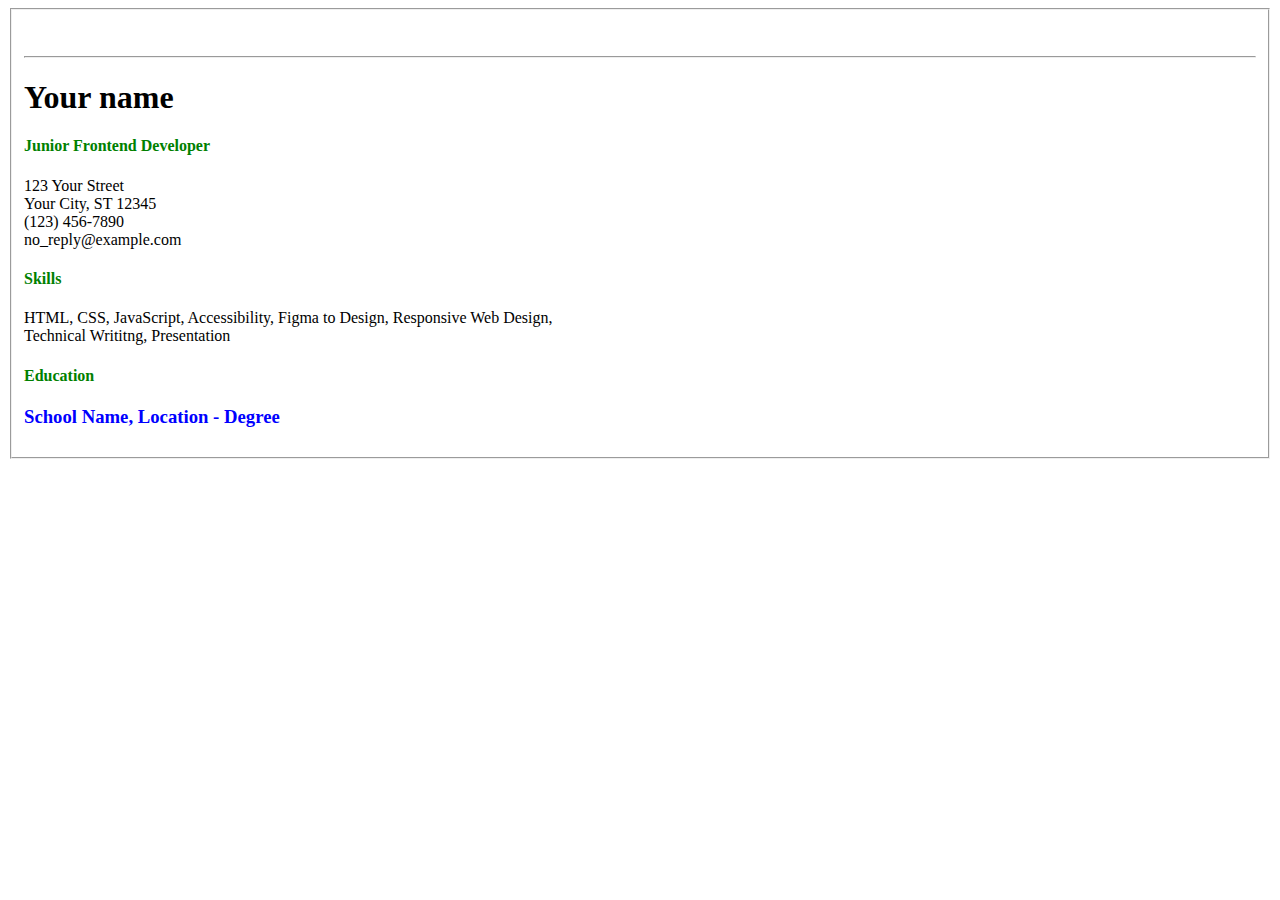
<file: Proyectos nivel principiante/index.html>
<!DOCTYPE html>
<html lang="es">
<head>
    <meta charset="UTF-8">
    <meta name="viewport" content="width=device-width, initial-scale=1.0">
    <title>CV</title>
    <!---Google Fontos-->
    <link href="https://fonts.googleapis.com/css2?family=Zalando+Sans:ital,wght@0,200..900;1,200..900&display=swap" rel="stylesheet">
    <style>
        /* Todos los h3 con ID serán verdes */
        h4[id] {
            color: green;
        }
        h3[id] {
            color: blue;
        }
    </style>
</head>
<body>
    <fieldset>
        <div style="margin-top: 40px;"></div>
        <div style="margin-bottom: 40px"></div>
        <div style="margin-left: 40px; margin-right: 40px"></div>
    <hr>
    <h1>Your name</h1>
    <h4 id="junior Frontend Developer">Junior Frontend Developer</h4>
    <p>
        123 Your Street<br>
        Your City, ST 12345<br>
        (123) 456-7890<br>
        no_reply@example.com
    </p>
    <h4 id="skills">Skills</h4>
    <p>
        HTML, CSS, JavaScript, Accessibility, Figma to Design, Responsive Web Design,<br>
        Technical Writitng, Presentation
    </p>
    <h4 id="education">Education</h4>
    <h3 id="school">School Name, Location - Degree</h3>
    <p>
    
    </p>
    </fieldset>
</body>
</html>
</file>
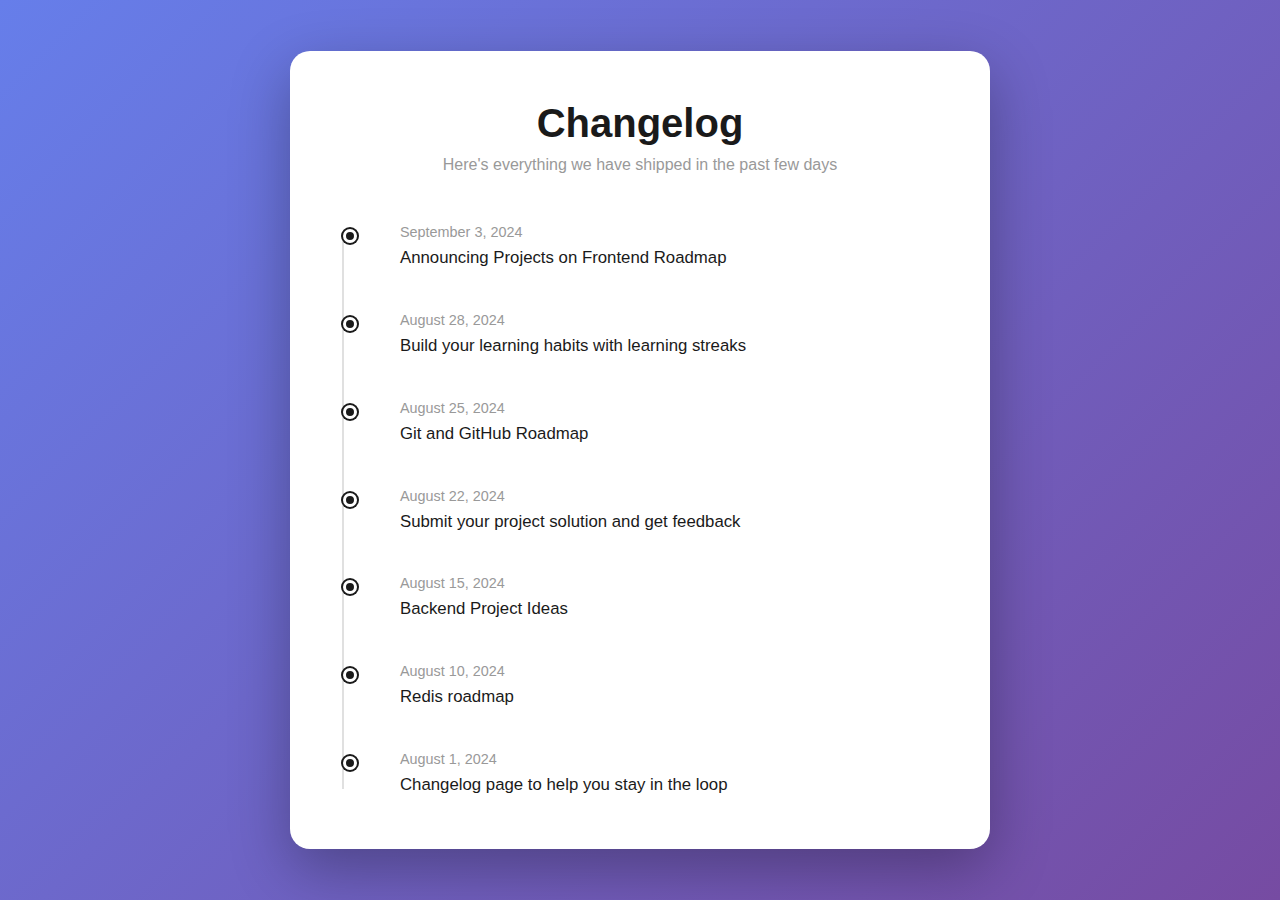
<file: Proyectos nivel principiante/changelog-component/index.html>
<!DOCTYPE html>
<html lang="es">
<head>
    <meta charset="UTF-8">
    <meta name="viewport" content="width=device-width, initial-scale=1.0">
    <title>Changelog Component</title>
    <link rel="stylesheet" href="styles.css">
</head>
<body>
    <div class="changelog-container">
        <div class="changelog-header">
            <h1>Changelog</h1>
            <p>Here's everything we have shipped in the past few days</p>
        </div>
  
        <div class="timeline">
            <div class="timeline-item">
                <div class="timeline-dot"></div>
                <span class="timeline-date">September 3, 2024</span>
                <div class="timeline-content">Announcing Projects on Frontend Roadmap</div>
            </div>

            <div class="timeline-item">
                <div class="timeline-dot"></div>
                <span class="timeline-date">August 28, 2024</span>
                <div class="timeline-content">Build your learning habits with learning streaks</div>
            </div>

            <div class="timeline-item">
                <div class="timeline-dot"></div>
                <span class="timeline-date">August 25, 2024</span>
                <div class="timeline-content">Git and GitHub Roadmap</div>
            </div>

            <div class="timeline-item">
                <div class="timeline-dot"></div>
                <span class="timeline-date">August 22, 2024</span>
                <div class="timeline-content">Submit your project solution and get feedback</div>
            </div>

            <div class="timeline-item">
                <div class="timeline-dot"></div>
                <span class="timeline-date">August 15, 2024</span>
                <div class="timeline-content">Backend Project Ideas</div>
            </div>

            <div class="timeline-item">
                <div class="timeline-dot"></div>
                <span class="timeline-date">August 10, 2024</span>
                <div class="timeline-content">Redis roadmap</div>
            </div>

            <div class="timeline-item">
                <div class="timeline-dot"></div>
                <span class="timeline-date">August 1, 2024</span>
                <div class="timeline-content">Changelog page to help you stay in the loop</div>
            </div>
        </div>
    </div>
</body>
</html>
</file>
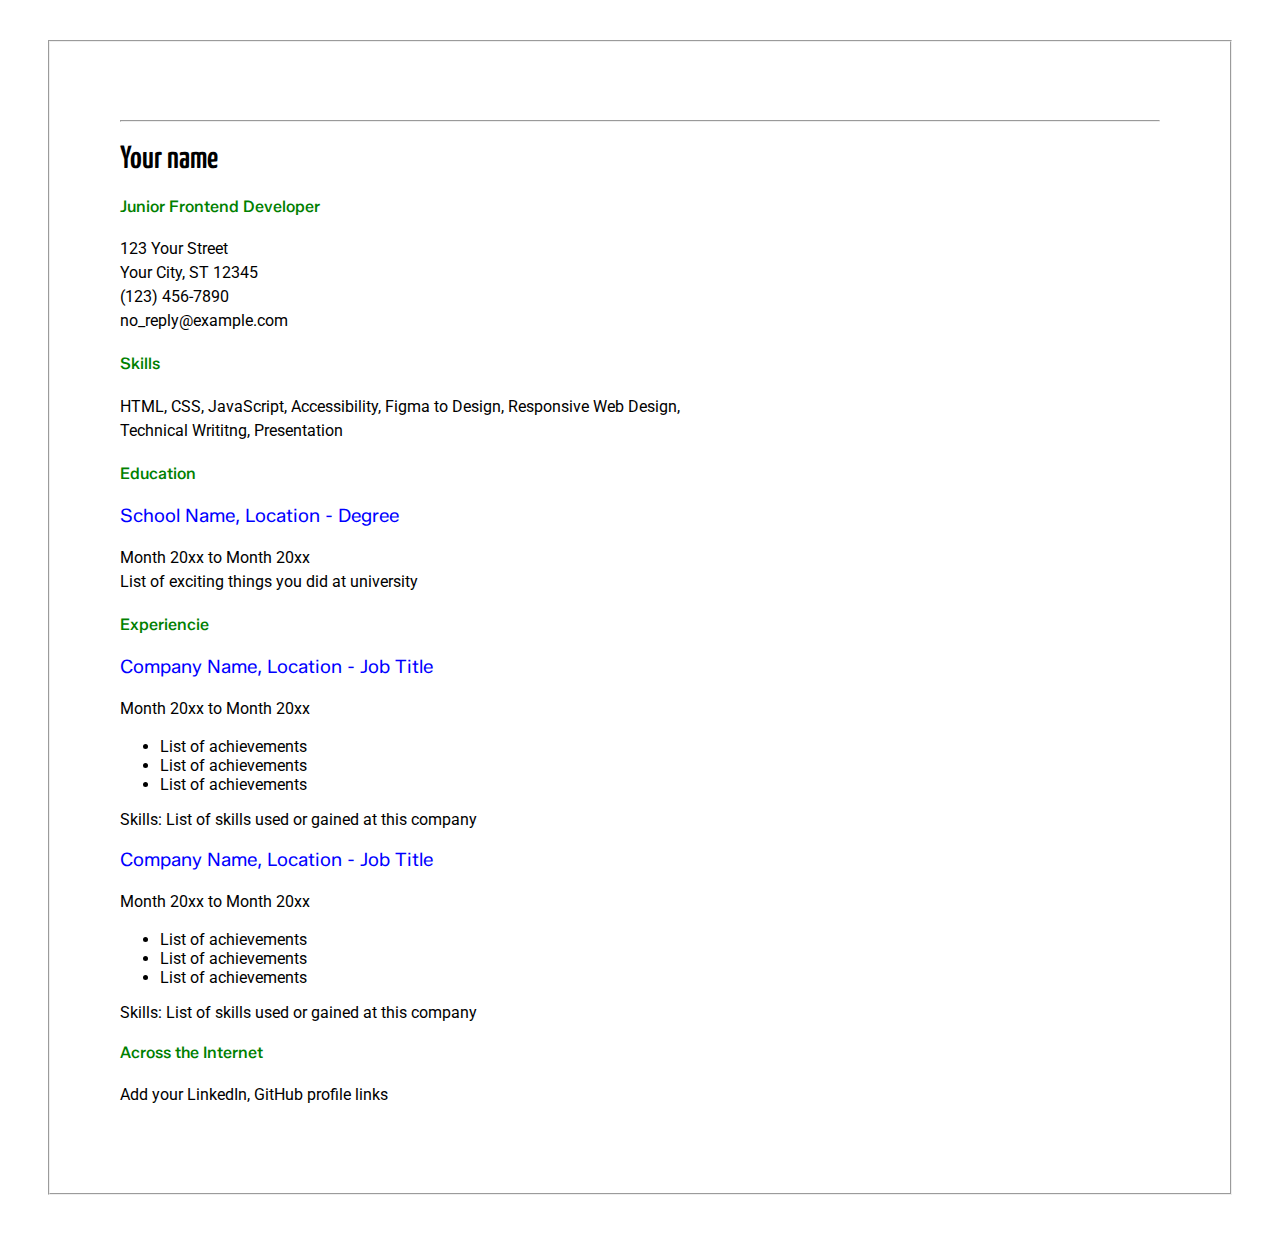
<file: Proyectos nivel principiante/single-page-cv/index.html>
<!DOCTYPE html>
<html lang="es">
<head>
    <meta charset="UTF-8">
    <meta name="viewport" content="width=device-width, initial-scale=1.0">
    <title>CV</title>
    <!---Google Fonts-->
    <link href="https://fonts.googleapis.com/css2?family=Roboto:ital,wght@0,100..900;1,100..900&family=Yanone+Kaffeesatz:wght@200..700&family=Zalando+Sans:ital,wght@0,200..900;1,200..900&display=swap" rel="stylesheet">
    <style>
        /* Fuente para toda la página */
        body {
            font-family: 'Roboto', Arial, sans-serif;
        }
        
        /* Fuente específica para títulos principales */
        h1 {
            font-family: 'Yanone Kaffeesatz', Arial, sans-serif;
            font-weight: 600;
        }
        
        /* Fuente para subtítulos h4 */
        h4[id] {
            color: green;
            font-family: 'Zalando Sans', Arial, sans-serif;
            font-weight: 500;
        }
        
        /* Fuente para subtítulos h3 */
        h3[id] {
            color: blue;
            font-family: 'Zalando Sans', Arial, sans-serif;
            font-weight: 400;
        }
        
        /* Fuente para párrafos */
        p {
            font-family: 'Roboto', Arial, sans-serif;
            line-height: 1.5;
        }
        
        /* Fuente para listas */
        ul, li {
            font-family: 'Roboto', Arial, sans-serif;
        }
        
        /* Márgenes para el fieldset */
        fieldset {
            margin: 40px;
            padding: 70px;
        }
    </style>
</head>
<body>
    <fieldset>
    <hr>
    <h1>Your name</h1>
    <h4 id="junior Frontend Developer">Junior Frontend Developer</h4>
    <p>
        123 Your Street<br>
        Your City, ST 12345<br>
        (123) 456-7890<br>
        no_reply@example.com
    </p>
    <h4 id="skills">Skills</h4>
    <p>
        HTML, CSS, JavaScript, Accessibility, Figma to Design, Responsive Web Design,<br>
        Technical Writitng, Presentation
    </p>
    <h4 id="education">Education</h4>
    <h3 id="school">School Name, Location - Degree</h3>
    <p>
        Month 20xx to Month 20xx<br>
        List of exciting things you did at university
    </p>
    <h4 id="experience">Experiencie</h4>
    <h3 id="company1">Company Name, Location - Job Title</h3>
    <p>
        Month 20xx to Month 20xx
        <ul>
            <li>List of achievements</li>
            <li>List of achievements</li>
            <li>List of achievements</li>
        </ul>
        Skills: List of skills used or gained at this company
    </p>
    <h3 id="company2">Company Name, Location - Job Title</h3>
    <p>
        Month 20xx to Month 20xx
        <ul>
            <li>List of achievements</li>
            <li>List of achievements</li>
            <li>List of achievements</li>
        </ul>
        Skills: List of skills used or gained at this company
    </p>
    <h4 id="Across">Across the Internet</h4>
    <p>Add your LinkedIn, GitHub profile links</p>
    </fieldset>
</body>
</html>
</file>
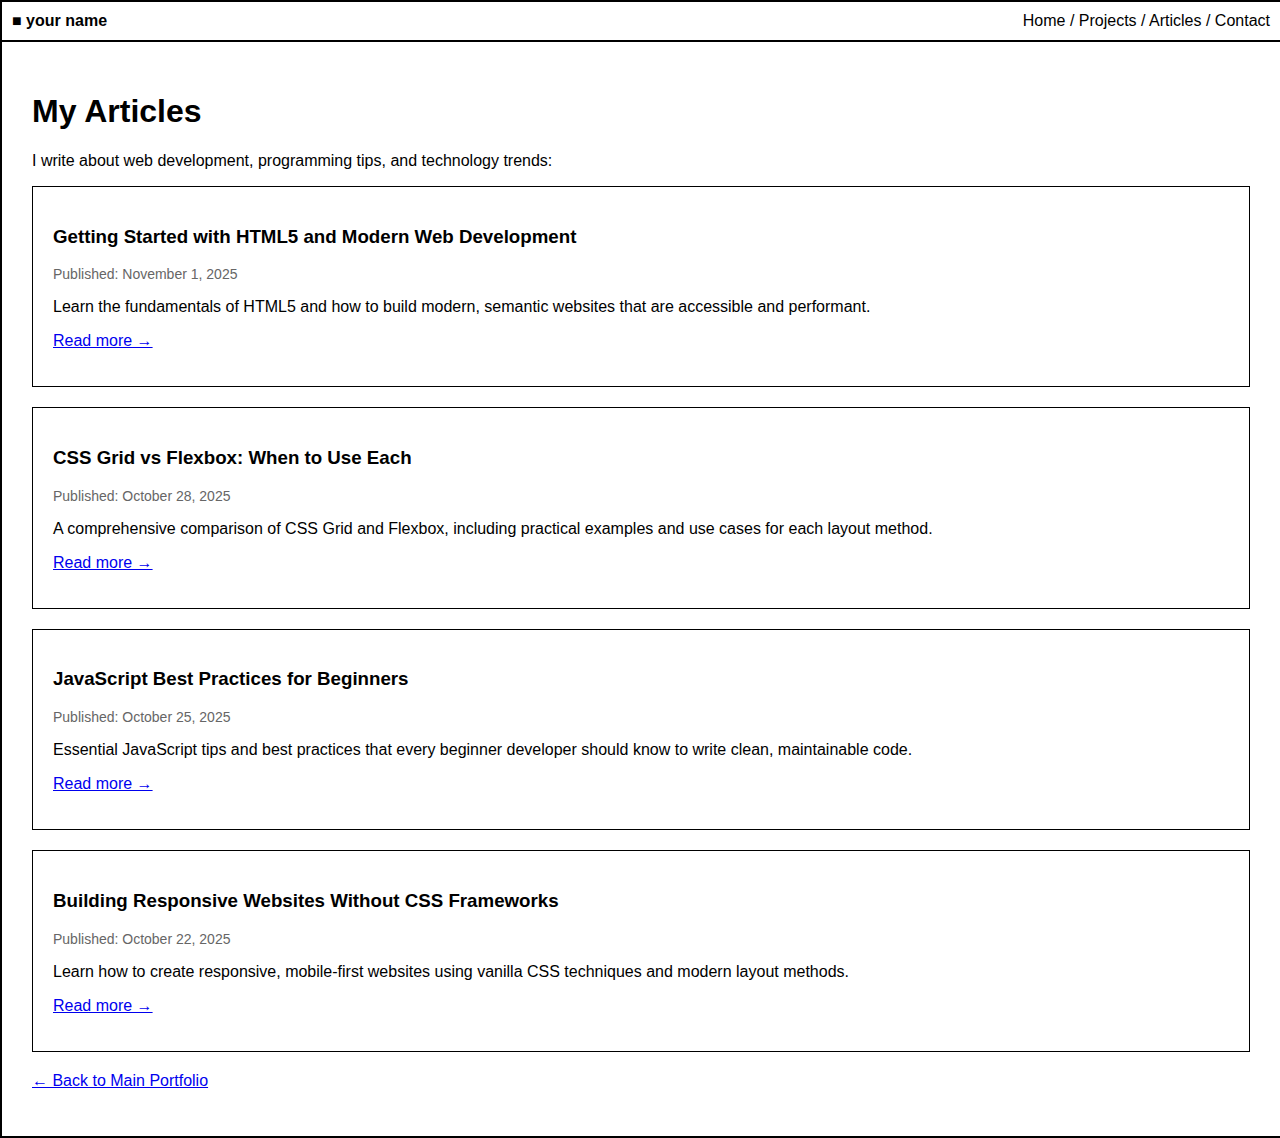
<file: Proyectos nivel principiante/basic-html-webtsite/articles.html>
<!DOCTYPE html>
<html lang="es">
<head>
    <meta charset="UTF-8">
    <meta name="viewport" content="width=device-width, initial-scale=1.0">
    <title>Articles - Frontend Developer Portfolio</title>
    <style>
        body {
            margin: 0;
            padding: 0;
            font-family: Arial, sans-serif;
        }
        
        .container {
            width: 100%;
            border: 1px solid black;
        }
        
        .header {
            display: flex;
            justify-content: space-between;
            align-items: center;
            padding: 10px;
            border: 1px solid black;
        }
        
        .nav-links a {
            text-decoration: none;
            color: black;
        }
        
        .content {
            padding: 30px;
            border: 1px solid black;
        }
        
        .article {
            border: 1px solid black;
            padding: 20px;
            margin-bottom: 20px;
        }
        
        .article-date {
            color: #666;
            font-size: 14px;
        }
    </style>
</head>
<body>
    <div class="container">
        <div class="header">
            <div>
                <strong>■ your name</strong>
            </div>
            <div class="nav-links">
                <a href="home.html">Home</a> / 
                <a href="projects.html">Projects</a> / 
                <a href="articles.html">Articles</a> / 
                <a href="contact.html">Contact</a>
            </div>
        </div>

        <div class="content">
            <h1>My Articles</h1>
            <p>I write about web development, programming tips, and technology trends:</p>
            
            <div class="article">
                <h3>Getting Started with HTML5 and Modern Web Development</h3>
                <p class="article-date">Published: November 1, 2025</p>
                <p>Learn the fundamentals of HTML5 and how to build modern, semantic websites that are accessible and performant.</p>
                <p><a href="#">Read more →</a></p>
            </div>
            
            <div class="article">
                <h3>CSS Grid vs Flexbox: When to Use Each</h3>
                <p class="article-date">Published: October 28, 2025</p>
                <p>A comprehensive comparison of CSS Grid and Flexbox, including practical examples and use cases for each layout method.</p>
                <p><a href="#">Read more →</a></p>
            </div>
            
            <div class="article">
                <h3>JavaScript Best Practices for Beginners</h3>
                <p class="article-date">Published: October 25, 2025</p>
                <p>Essential JavaScript tips and best practices that every beginner developer should know to write clean, maintainable code.</p>
                <p><a href="#">Read more →</a></p>
            </div>
            
            <div class="article">
                <h3>Building Responsive Websites Without CSS Frameworks</h3>
                <p class="article-date">Published: October 22, 2025</p>
                <p>Learn how to create responsive, mobile-first websites using vanilla CSS techniques and modern layout methods.</p>
                <p><a href="#">Read more →</a></p>
            </div>
            
            <p><a href="index.html">← Back to Main Portfolio</a></p>
        </div>
    </div>
</body>
</html>
</file>
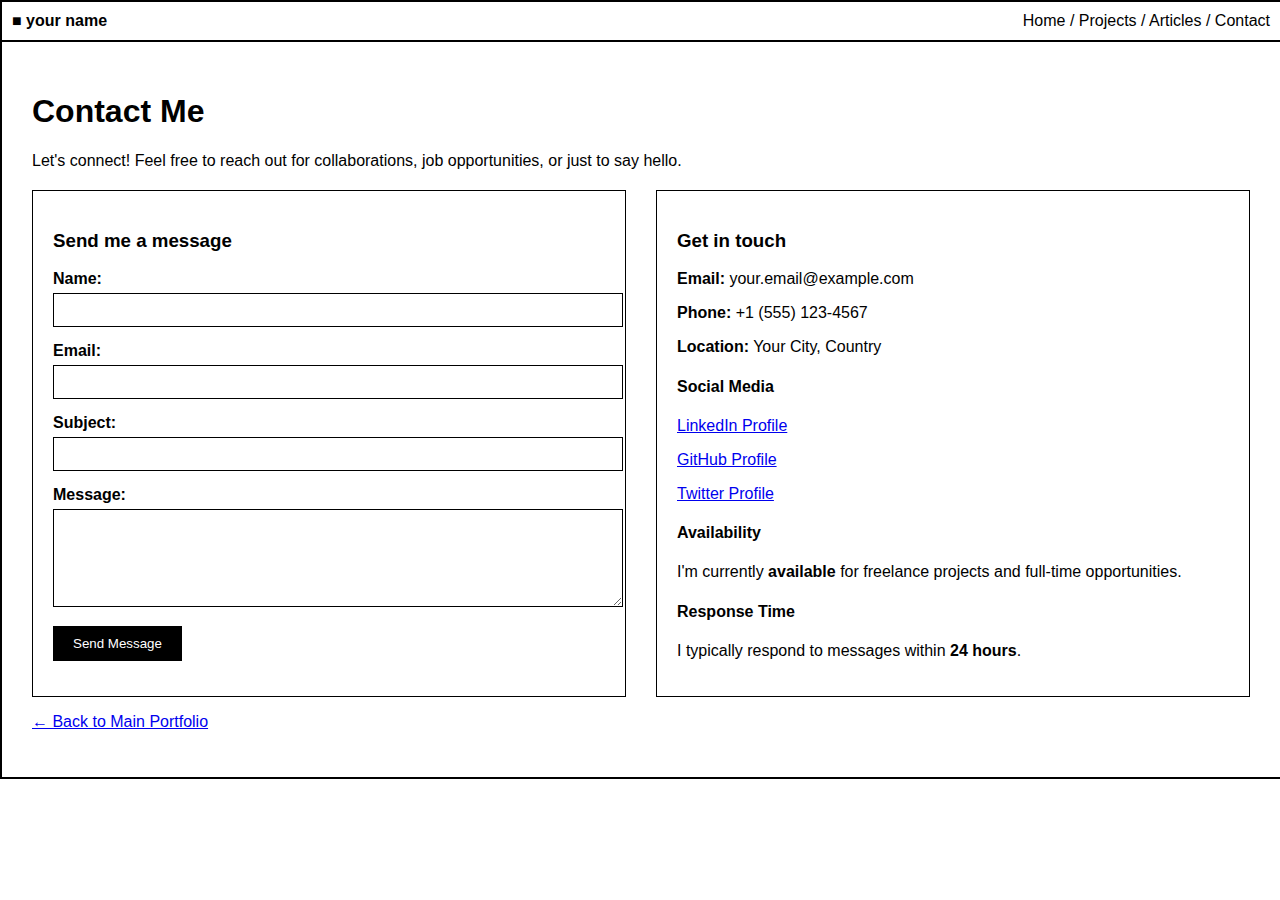
<file: Proyectos nivel principiante/basic-html-webtsite/contact.html>
<!DOCTYPE html>
<html lang="es">
<head>
    <meta charset="UTF-8">
    <meta name="viewport" content="width=device-width, initial-scale=1.0">
    <title>Contact - Frontend Developer Portfolio</title>
    <style>
        body {
            margin: 0;
            padding: 0;
            font-family: Arial, sans-serif;
        }
        
        .container {
            width: 100%;
            border: 1px solid black;
        }
        
        .header {
            display: flex;
            justify-content: space-between;
            align-items: center;
            padding: 10px;
            border: 1px solid black;
        }
        
        .nav-links a {
            text-decoration: none;
            color: black;
        }
        
        .content {
            padding: 30px;
            border: 1px solid black;
        }
        
        .contact-grid {
            display: grid;
            grid-template-columns: 1fr 1fr;
            gap: 30px;
            margin-top: 20px;
        }
        
        .contact-form {
            border: 1px solid black;
            padding: 20px;
        }
        
        .contact-info {
            border: 1px solid black;
            padding: 20px;
        }
        
        .form-group {
            margin-bottom: 15px;
        }
        
        label {
            display: block;
            margin-bottom: 5px;
            font-weight: bold;
        }
        
        input, textarea {
            width: 100%;
            padding: 8px;
            border: 1px solid black;
            font-size: 14px;
        }
        
        button {
            background-color: black;
            color: white;
            padding: 10px 20px;
            border: none;
            cursor: pointer;
        }
        
        button:hover {
            background-color: #333;
        }
    </style>
</head>
<body>
    <div class="container">
        <div class="header">
            <div>
                <strong>■ your name</strong>
            </div>
            <div class="nav-links">
                <a href="home.html">Home</a> / 
                <a href="projects.html">Projects</a> / 
                <a href="articles.html">Articles</a> / 
                <a href="contact.html">Contact</a>
            </div>
        </div>

        <div class="content">
            <h1>Contact Me</h1>
            <p>Let's connect! Feel free to reach out for collaborations, job opportunities, or just to say hello.</p>
            
            <div class="contact-grid">
                <div class="contact-form">
                    <h3>Send me a message</h3>
                    <form>
                        <div class="form-group">
                            <label for="name">Name:</label>
                            <input type="text" id="name" name="name" required>
                        </div>
                        
                        <div class="form-group">
                            <label for="email">Email:</label>
                            <input type="email" id="email" name="email" required>
                        </div>
                        
                        <div class="form-group">
                            <label for="subject">Subject:</label>
                            <input type="text" id="subject" name="subject" required>
                        </div>
                        
                        <div class="form-group">
                            <label for="message">Message:</label>
                            <textarea id="message" name="message" rows="5" required></textarea>
                        </div>
                        
                        <button type="submit">Send Message</button>
                    </form>
                </div>
                
                <div class="contact-info">
                    <h3>Get in touch</h3>
                    <p><strong>Email:</strong> your.email@example.com</p>
                    <p><strong>Phone:</strong> +1 (555) 123-4567</p>
                    <p><strong>Location:</strong> Your City, Country</p>
                    
                    <h4>Social Media</h4>
                    <p><a href="#">LinkedIn Profile</a></p>
                    <p><a href="#">GitHub Profile</a></p>
                    <p><a href="#">Twitter Profile</a></p>
                    
                    <h4>Availability</h4>
                    <p>I'm currently <strong>available</strong> for freelance projects and full-time opportunities.</p>
                    
                    <h4>Response Time</h4>
                    <p>I typically respond to messages within <strong>24 hours</strong>.</p>
                </div>
            </div>
            
            <p><a href="index.html">← Back to Main Portfolio</a></p>
        </div>
    </div>
</body>
</html>
</file>
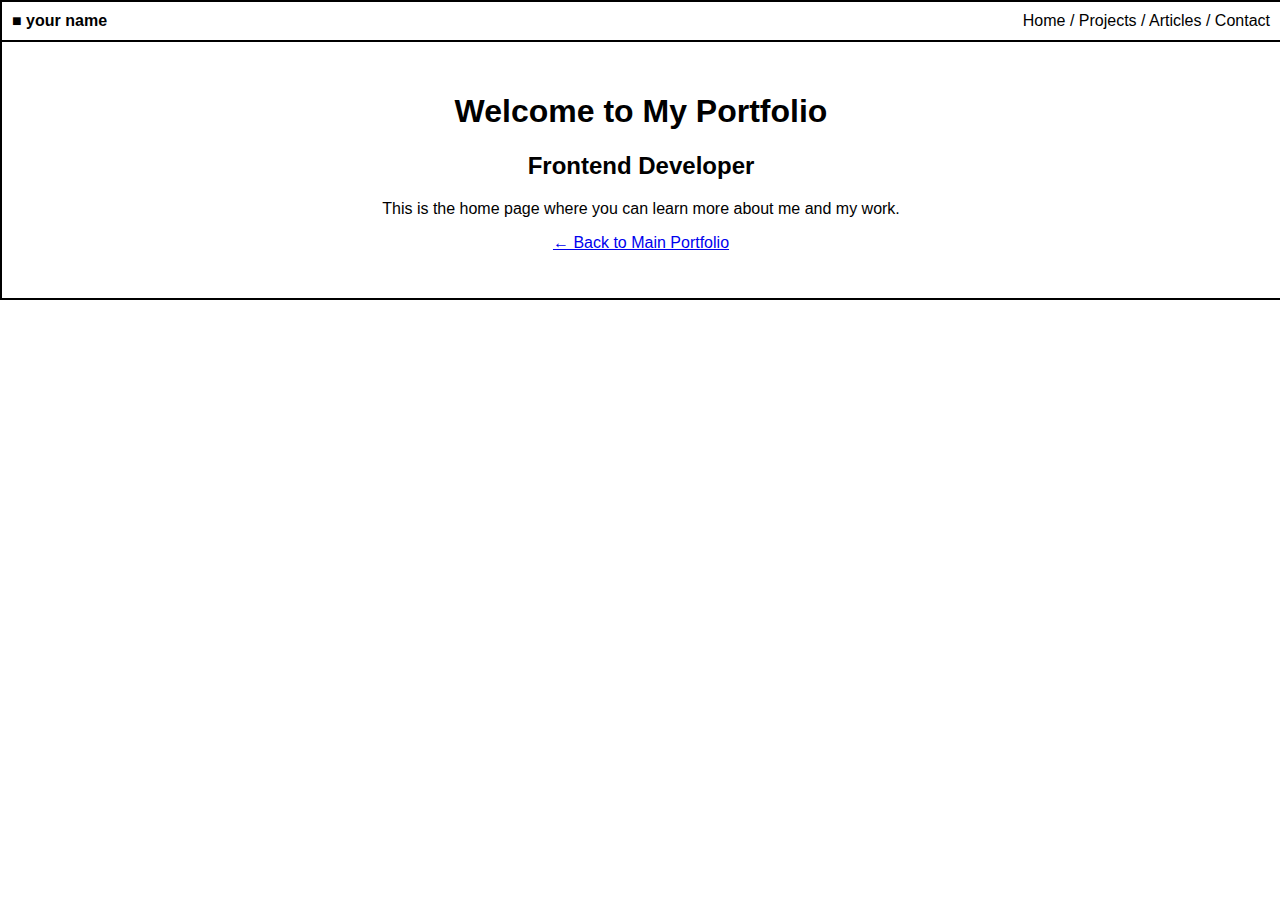
<file: Proyectos nivel principiante/basic-html-webtsite/home.html>
<!DOCTYPE html>
<html lang="es">
<head>
    <meta charset="UTF-8">
    <meta name="viewport" content="width=device-width, initial-scale=1.0">
    <title>Home - Frontend Developer Portfolio</title>
    <style>
        body {
            margin: 0;
            padding: 0;
            font-family: Arial, sans-serif;
        }
        
        .container {
            width: 100%;
            border: 1px solid black;
        }
        
        .header {
            display: flex;
            justify-content: space-between;
            align-items: center;
            padding: 10px;
            border: 1px solid black;
        }
        
        .nav-links a {
            text-decoration: none;
            color: black;
        }
        
        .content {
            padding: 30px;
            border: 1px solid black;
            text-align: center;
        }
    </style>
</head>
<body>
    <div class="container">
        <div class="header">
            <div>
                <strong>■ your name</strong>
            </div>
            <div class="nav-links">
                <a href="home.html">Home</a> / 
                <a href="projects.html">Projects</a> / 
                <a href="articles.html">Articles</a> / 
                <a href="contact.html">Contact</a>
            </div>
        </div>

        <div class="content">
            <h1>Welcome to My Portfolio</h1>
            <h2>Frontend Developer</h2>
            <p>This is the home page where you can learn more about me and my work.</p>
            <p><a href="index.html">← Back to Main Portfolio</a></p>
        </div>
    </div>
</body>
</html>
</file>
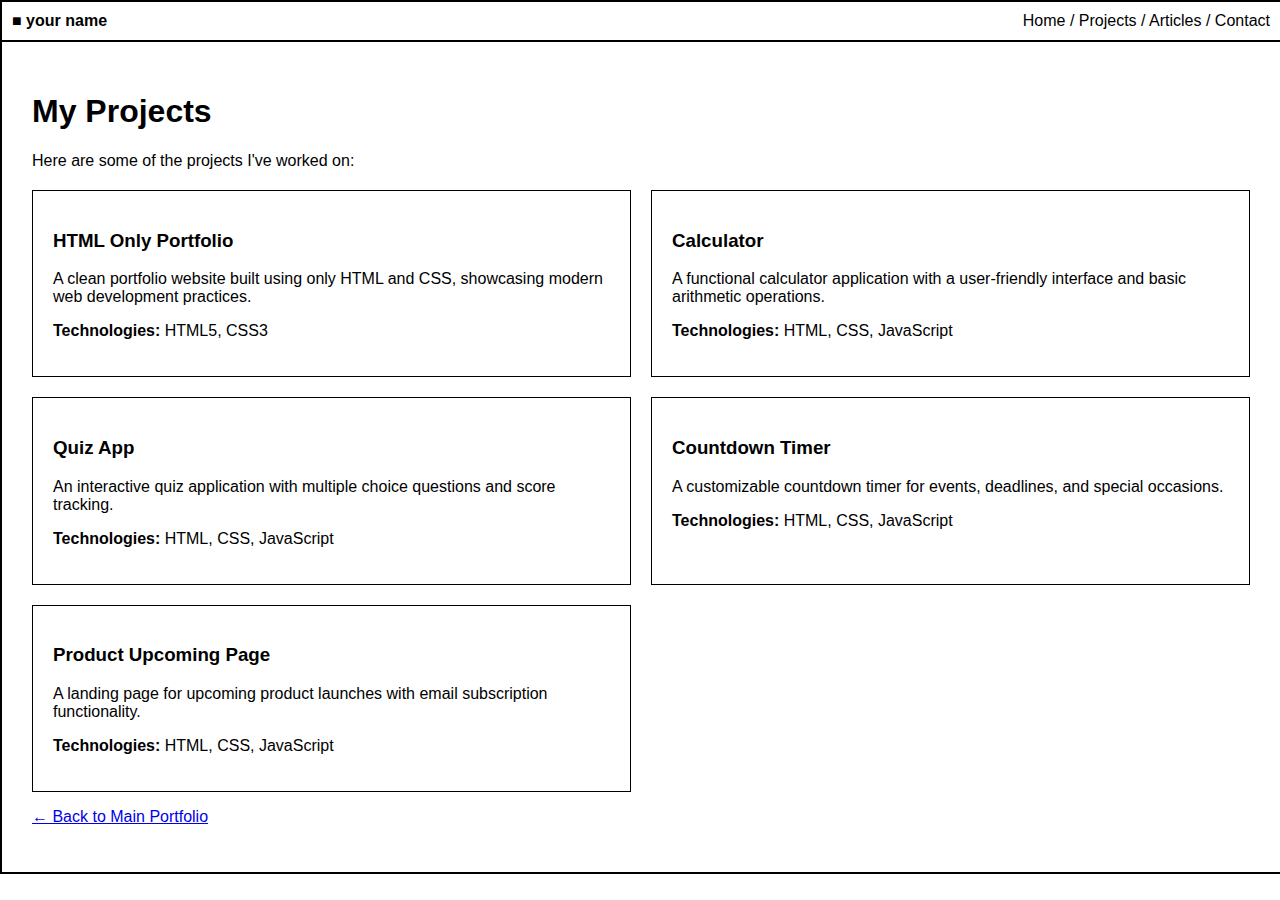
<file: Proyectos nivel principiante/basic-html-webtsite/projects.html>
<!DOCTYPE html>
<html lang="es">
<head>
    <meta charset="UTF-8">
    <meta name="viewport" content="width=device-width, initial-scale=1.0">
    <title>Projects - Frontend Developer Portfolio</title>
    <style>
        body {
            margin: 0;
            padding: 0;
            font-family: Arial, sans-serif;
        }
        
        .container {
            width: 100%;
            border: 1px solid black;
        }
        
        .header {
            display: flex;
            justify-content: space-between;
            align-items: center;
            padding: 10px;
            border: 1px solid black;
        }
        
        .nav-links a {
            text-decoration: none;
            color: black;
        }
        
        .content {
            padding: 30px;
            border: 1px solid black;
        }
        
        .project-grid {
            display: grid;
            grid-template-columns: 1fr 1fr;
            gap: 20px;
            margin-top: 20px;
        }
        
        .project-card {
            border: 1px solid black;
            padding: 20px;
        }
    </style>
</head>
<body>
    <div class="container">
        <div class="header">
            <div>
                <strong>■ your name</strong>
            </div>
            <div class="nav-links">
                <a href="home.html">Home</a> / 
                <a href="projects.html">Projects</a> / 
                <a href="articles.html">Articles</a> / 
                <a href="contact.html">Contact</a>
            </div>
        </div>

        <div class="content">
            <h1>My Projects</h1>
            <p>Here are some of the projects I've worked on:</p>
            
            <div class="project-grid">
                <div class="project-card">
                    <h3>HTML Only Portfolio</h3>
                    <p>A clean portfolio website built using only HTML and CSS, showcasing modern web development practices.</p>
                    <p><strong>Technologies:</strong> HTML5, CSS3</p>
                </div>
                
                <div class="project-card">
                    <h3>Calculator</h3>
                    <p>A functional calculator application with a user-friendly interface and basic arithmetic operations.</p>
                    <p><strong>Technologies:</strong> HTML, CSS, JavaScript</p>
                </div>
                
                <div class="project-card">
                    <h3>Quiz App</h3>
                    <p>An interactive quiz application with multiple choice questions and score tracking.</p>
                    <p><strong>Technologies:</strong> HTML, CSS, JavaScript</p>
                </div>
                
                <div class="project-card">
                    <h3>Countdown Timer</h3>
                    <p>A customizable countdown timer for events, deadlines, and special occasions.</p>
                    <p><strong>Technologies:</strong> HTML, CSS, JavaScript</p>
                </div>
                
                <div class="project-card">
                    <h3>Product Upcoming Page</h3>
                    <p>A landing page for upcoming product launches with email subscription functionality.</p>
                    <p><strong>Technologies:</strong> HTML, CSS, JavaScript</p>
                </div>
            </div>
            
            <p><a href="index.html">← Back to Main Portfolio</a></p>
        </div>
    </div>
</body>
</html>
</file>
<file: Proyectos nivel principiante/changelog-component/styles.css>
/* Reset de estilos por defecto del navegador */
* {
    margin: 0;
    padding: 0;
    box-sizing: border-box; /* Incluye padding y border en el tamaño total del elemento */
}

/* Estilos generales del body */
body {
    font-family: -apple-system, BlinkMacSystemFont, 'Segoe UI', Roboto, 'Helvetica Neue', Arial, sans-serif;
    background: linear-gradient(135deg, #667eea 0%, #764ba2 100%); /* Gradiente púrpura de fondo */
    min-height: 100vh; /* Altura mínima de la pantalla completa */
    display: flex;
    justify-content: center; /* Centrado horizontal */
    align-items: center; /* Centrado vertical */
    padding: 20px;
}

/* Contenedor principal del changelog */
.changelog-container {
    background: white;
    border-radius: 20px; /* Bordes redondeados */
    box-shadow: 0 20px 60px rgba(0, 0, 0, 0.3); /* Sombra profunda para efecto de elevación */
    max-width: 700px;
    width: 100%;
    padding: 50px 40px;
    margin: 20px;
}

/* Sección de encabezado del changelog */
.changelog-header {
    text-align: center;
    margin-bottom: 50px;
}

/* Título principal */
.changelog-header h1 {
    font-size: 2.5rem;
    color: #1a1a1a;
    margin-bottom: 10px;
    font-weight: 600;
}

/* Subtítulo o descripción */
.changelog-header p {
    color: #999;
    font-size: 1rem;
    font-weight: 300;
}

/* Contenedor de la línea de tiempo */
.timeline {
    position: relative;
    padding-left: 40px;
}

/* Línea vertical de la timeline */
.timeline::before {
    content: '';
    position: absolute;
    left: 12px;
    top: 10px;
    bottom: 10px;
    width: 2px;
    background: #e0e0e0; /* Línea gris clara */
}

/* Cada elemento individual de la timeline */
.timeline-item {
    position: relative;
    margin-bottom: 40px;
    padding-left: 30px;
}

/* Elimina el margen del último elemento */
.timeline-item:last-child {
    margin-bottom: 0;
}

/* Punto circular en la línea de tiempo */
.timeline-dot {
    position: absolute;
    left: -27px;
    top: 5px;
    width: 14px;
    height: 14px;
    background: #1a1a1a; /* Fondo negro */
    border-radius: 50%; /* Forma circular */
    border: 3px solid white; /* Borde blanco */
    box-shadow: 0 0 0 2px #1a1a1a; /* Anillo exterior negro */
    z-index: 1; /* Mantiene el punto por encima de la línea */
}

/* Fecha del evento en la timeline */
.timeline-date {
    color: #999;
    font-size: 0.9rem;
    margin-bottom: 5px;
    display: block;
    font-weight: 400;
}

/* Contenido de texto del evento */
.timeline-content {
    color: #1a1a1a;
    font-size: 1.05rem;
    line-height: 1.6;
    font-weight: 400;
}

/* Efecto hover: cambia el color del texto */
.timeline-item:hover .timeline-content {
    color: #667eea; /* Color púrpura al pasar el mouse */
    transition: color 0.3s ease;
}

/* Efecto hover: anima el punto de la timeline */
.timeline-item:hover .timeline-dot {
    background: #667eea;
    box-shadow: 0 0 0 2px #667eea, 0 0 10px rgba(102, 126, 234, 0.5); /* Añade brillo */
    transition: all 0.3s ease;
}

/* ========================================
   RESPONSIVE DESIGN
   ======================================== */

/* Tablets y pantallas medianas (hasta 768px) */
@media (max-width: 768px) {
    .changelog-container {
        padding: 40px 25px; /* Reduce el padding */
    }

    .changelog-header h1 {
        font-size: 2rem; /* Título más pequeño */
    }

    .changelog-header p {
        font-size: 0.9rem;
    }

    .timeline {
        padding-left: 30px; /* Reduce el espacio izquierdo */
    }

    .timeline-item {
        padding-left: 20px;
    }

    .timeline-dot {
        left: -23px; /* Ajusta la posición del punto */
    }

    .timeline-content {
        font-size: 0.95rem;
    }
}

/* Móviles y pantallas pequeñas (hasta 480px) */
@media (max-width: 480px) {
    .changelog-container {
        padding: 30px 20px; /* Padding aún más reducido */
        margin: 10px;
    }

    .changelog-header h1 {
        font-size: 1.75rem; /* Título más pequeño para móvil */
    }

    .changelog-header {
        margin-bottom: 40px;
    }

    .timeline-item {
        margin-bottom: 30px; /* Menos espacio entre elementos */
    }

    .timeline-date {
        font-size: 0.85rem;
    }

    .timeline-content {
        font-size: 0.9rem;
    }
}
</file>
